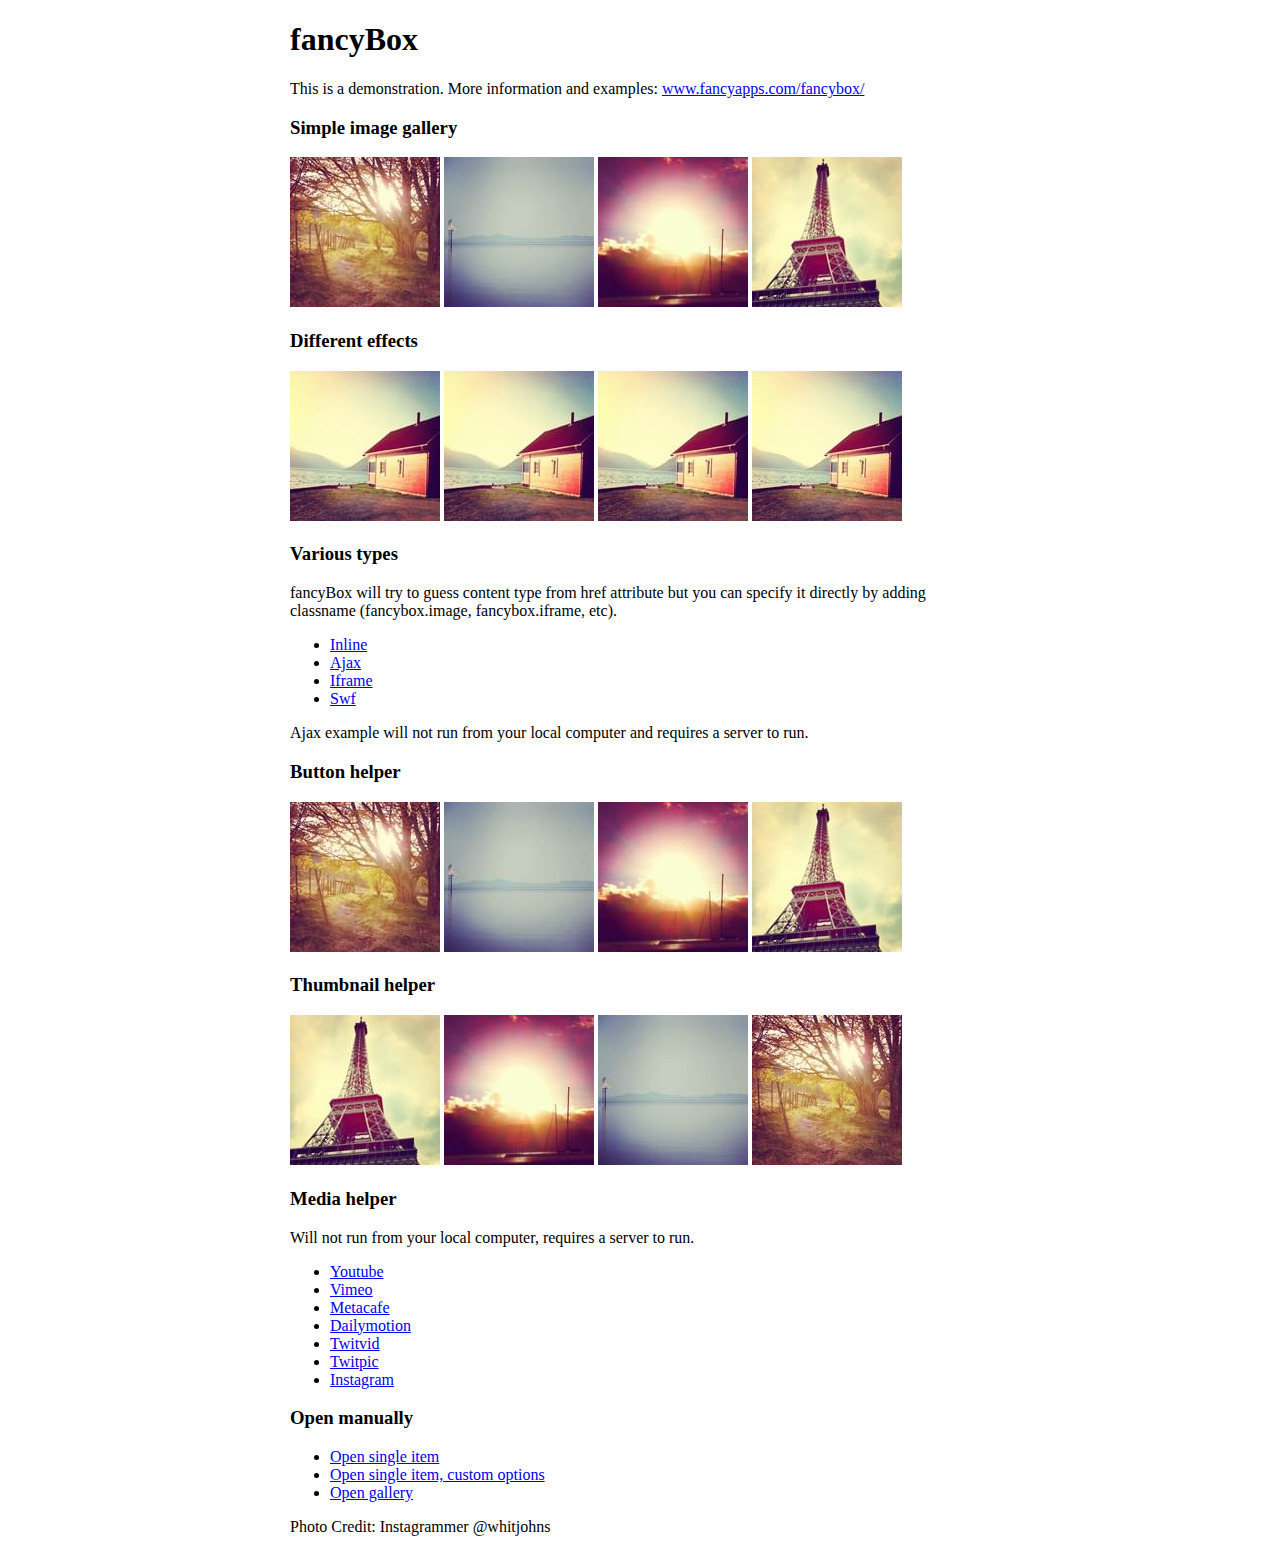
<file: static/fancybox/demo/index.html>
<!DOCTYPE html>
<html>
<head>
	<title>fancyBox - Fancy jQuery Lightbox Alternative | Demonstration</title>
	<meta http-equiv="Content-Type" content="text/html; charset=UTF-8" />

	<!-- Add jQuery library -->
	<script type="text/javascript" src="../lib/jquery-1.10.1.min.js"></script>

	<!-- Add mousewheel plugin (this is optional) -->
	<script type="text/javascript" src="../lib/jquery.mousewheel-3.0.6.pack.js"></script>

	<!-- Add fancyBox main JS and CSS files -->
	<script type="text/javascript" src="../source/jquery.fancybox.js?v=2.1.5"></script>
	<link rel="stylesheet" type="text/css" href="../source/jquery.fancybox.css?v=2.1.5" media="screen" />

	<!-- Add Button helper (this is optional) -->
	<link rel="stylesheet" type="text/css" href="../source/helpers/jquery.fancybox-buttons.css?v=1.0.5" />
	<script type="text/javascript" src="../source/helpers/jquery.fancybox-buttons.js?v=1.0.5"></script>

	<!-- Add Thumbnail helper (this is optional) -->
	<link rel="stylesheet" type="text/css" href="../source/helpers/jquery.fancybox-thumbs.css?v=1.0.7" />
	<script type="text/javascript" src="../source/helpers/jquery.fancybox-thumbs.js?v=1.0.7"></script>

	<!-- Add Media helper (this is optional) -->
	<script type="text/javascript" src="../source/helpers/jquery.fancybox-media.js?v=1.0.6"></script>

	<script type="text/javascript">
		$(document).ready(function() {
			/*
			 *  Simple image gallery. Uses default settings
			 */

			$('.fancybox').fancybox();

			/*
			 *  Different effects
			 */

			// Change title type, overlay closing speed
			$(".fancybox-effects-a").fancybox({
				helpers: {
					title : {
						type : 'outside'
					},
					overlay : {
						speedOut : 0
					}
				}
			});

			// Disable opening and closing animations, change title type
			$(".fancybox-effects-b").fancybox({
				openEffect  : 'none',
				closeEffect	: 'none',

				helpers : {
					title : {
						type : 'over'
					}
				}
			});

			// Set custom style, close if clicked, change title type and overlay color
			$(".fancybox-effects-c").fancybox({
				wrapCSS    : 'fancybox-custom',
				closeClick : true,

				openEffect : 'none',

				helpers : {
					title : {
						type : 'inside'
					},
					overlay : {
						css : {
							'background' : 'rgba(238,238,238,0.85)'
						}
					}
				}
			});

			// Remove padding, set opening and closing animations, close if clicked and disable overlay
			$(".fancybox-effects-d").fancybox({
				padding: 0,

				openEffect : 'elastic',
				openSpeed  : 150,

				closeEffect : 'elastic',
				closeSpeed  : 150,

				closeClick : true,

				helpers : {
					overlay : null
				}
			});

			/*
			 *  Button helper. Disable animations, hide close button, change title type and content
			 */

			$('.fancybox-buttons').fancybox({
				openEffect  : 'none',
				closeEffect : 'none',

				prevEffect : 'none',
				nextEffect : 'none',

				closeBtn  : false,

				helpers : {
					title : {
						type : 'inside'
					},
					buttons	: {}
				},

				afterLoad : function() {
					this.title = 'Image ' + (this.index + 1) + ' of ' + this.group.length + (this.title ? ' - ' + this.title : '');
				}
			});


			/*
			 *  Thumbnail helper. Disable animations, hide close button, arrows and slide to next gallery item if clicked
			 */

			$('.fancybox-thumbs').fancybox({
				prevEffect : 'none',
				nextEffect : 'none',

				closeBtn  : false,
				arrows    : false,
				nextClick : true,

				helpers : {
					thumbs : {
						width  : 50,
						height : 50
					}
				}
			});

			/*
			 *  Media helper. Group items, disable animations, hide arrows, enable media and button helpers.
			*/
			$('.fancybox-media')
				.attr('rel', 'media-gallery')
				.fancybox({
					openEffect : 'none',
					closeEffect : 'none',
					prevEffect : 'none',
					nextEffect : 'none',

					arrows : false,
					helpers : {
						media : {},
						buttons : {}
					}
				});

			/*
			 *  Open manually
			 */

			$("#fancybox-manual-a").click(function() {
				$.fancybox.open('1_b.jpg');
			});

			$("#fancybox-manual-b").click(function() {
				$.fancybox.open({
					href : 'iframe.html',
					type : 'iframe',
					padding : 5
				});
			});

			$("#fancybox-manual-c").click(function() {
				$.fancybox.open([
					{
						href : '1_b.jpg',
						title : 'My title'
					}, {
						href : '2_b.jpg',
						title : '2nd title'
					}, {
						href : '3_b.jpg'
					}
				], {
					helpers : {
						thumbs : {
							width: 75,
							height: 50
						}
					}
				});
			});


		});
	</script>
	<style type="text/css">
		.fancybox-custom .fancybox-skin {
			box-shadow: 0 0 50px #222;
		}

		body {
			max-width: 700px;
			margin: 0 auto;
		}
	</style>
</head>
<body>
	<h1>fancyBox</h1>

	<p>This is a demonstration. More information and examples: <a href="http://fancyapps.com/fancybox/">www.fancyapps.com/fancybox/</a></p>

	<h3>Simple image gallery</h3>
	<p>
		<a class="fancybox" href="1_b.jpg" data-fancybox-group="gallery" title="Lorem ipsum dolor sit amet"><img src="1_s.jpg" alt="" /></a>

		<a class="fancybox" href="2_b.jpg" data-fancybox-group="gallery" title="Etiam quis mi eu elit temp"><img src="2_s.jpg" alt="" /></a>

		<a class="fancybox" href="3_b.jpg" data-fancybox-group="gallery" title="Cras neque mi, semper leon"><img src="3_s.jpg" alt="" /></a>

		<a class="fancybox" href="4_b.jpg" data-fancybox-group="gallery" title="Sed vel sapien vel sem uno"><img src="4_s.jpg" alt="" /></a>
	</p>

	<h3>Different effects</h3>
	<p>
		<a class="fancybox-effects-a" href="5_b.jpg" title="Lorem ipsum dolor sit amet, consectetur adipiscing elit"><img src="5_s.jpg" alt="" /></a>

		<a class="fancybox-effects-b" href="5_b.jpg" title="Lorem ipsum dolor sit amet, consectetur adipiscing elit"><img src="5_s.jpg" alt="" /></a>

		<a class="fancybox-effects-c" href="5_b.jpg" title="Lorem ipsum dolor sit amet, consectetur adipiscing elit"><img src="5_s.jpg" alt="" /></a>

		<a class="fancybox-effects-d" href="5_b.jpg" title="Lorem ipsum dolor sit amet, consectetur adipiscing elit"><img src="5_s.jpg" alt="" /></a>
	</p>

	<h3>Various types</h3>
	<p>
		fancyBox will try to guess content type from href attribute but you can specify it directly by adding classname (fancybox.image, fancybox.iframe, etc).
	</p>
	<ul>
		<li><a class="fancybox" href="#inline1" title="Lorem ipsum dolor sit amet">Inline</a></li>
		<li><a class="fancybox fancybox.ajax" href="ajax.txt">Ajax</a></li>
		<li><a class="fancybox fancybox.iframe" href="iframe.html">Iframe</a></li>
		<li><a class="fancybox" href="http://www.adobe.com/jp/events/cs3_web_edition_tour/swfs/perform.swf">Swf</a></li>
	</ul>

	<div id="inline1" style="width:400px;display: none;">
		<h3>Etiam quis mi eu elit</h3>
		<p>
			Lorem ipsum dolor sit amet, consectetur adipiscing elit. Etiam quis mi eu elit tempor facilisis id et neque. Nulla sit amet sem sapien. Vestibulum imperdiet porta ante ac ornare. Nulla et lorem eu nibh adipiscing ultricies nec at lacus. Cras laoreet ultricies sem, at blandit mi eleifend aliquam. Nunc enim ipsum, vehicula non pretium varius, cursus ac tortor. Vivamus fringilla congue laoreet. Quisque ultrices sodales orci, quis rhoncus justo auctor in. Phasellus dui eros, bibendum eu feugiat ornare, faucibus eu mi. Nunc aliquet tempus sem, id aliquam diam varius ac. Maecenas nisl nunc, molestie vitae eleifend vel, iaculis sed magna. Aenean tempus lacus vitae orci posuere porttitor eget non felis. Donec lectus elit, aliquam nec eleifend sit amet, vestibulum sed nunc.
		</p>
	</div>

	<p>
		Ajax example will not run from your local computer and requires a server to run.
	</p>

	<h3>Button helper</h3>
	<p>
		<a class="fancybox-buttons" data-fancybox-group="button" href="1_b.jpg"><img src="1_s.jpg" alt="" /></a>

		<a class="fancybox-buttons" data-fancybox-group="button" href="2_b.jpg"><img src="2_s.jpg" alt="" /></a>

		<a class="fancybox-buttons" data-fancybox-group="button" href="3_b.jpg"><img src="3_s.jpg" alt="" /></a>

		<a class="fancybox-buttons" data-fancybox-group="button" href="4_b.jpg"><img src="4_s.jpg" alt="" /></a>
	</p>

	<h3>Thumbnail helper</h3>
	<p>
		<a class="fancybox-thumbs" data-fancybox-group="thumb" href="4_b.jpg"><img src="4_s.jpg" alt="" /></a>

		<a class="fancybox-thumbs" data-fancybox-group="thumb" href="3_b.jpg"><img src="3_s.jpg" alt="" /></a>

		<a class="fancybox-thumbs" data-fancybox-group="thumb" href="2_b.jpg"><img src="2_s.jpg" alt="" /></a>

		<a class="fancybox-thumbs" data-fancybox-group="thumb" href="1_b.jpg"><img src="1_s.jpg" alt="" /></a>
	</p>

	<h3>Media helper</h3>
	<p>
		Will not run from your local computer, requires a server to run.
	</p>

	<ul>
		<li><a class="fancybox-media" href="http://www.youtube.com/watch?v=opj24KnzrWo">Youtube</a></li>
		<li><a class="fancybox-media" href="http://vimeo.com/47480346">Vimeo</a></li>
		<li><a class="fancybox-media" href="http://www.metacafe.com/watch/7635964/">Metacafe</a></li>
		<li><a class="fancybox-media" href="http://www.dailymotion.com/video/xoeylt_electric-guest-this-head-i-hold_music">Dailymotion</a></li>
		<li><a class="fancybox-media" href="http://twitvid.com/QY7MD">Twitvid</a></li>
		<li><a class="fancybox-media" href="http://twitpic.com/7p93st">Twitpic</a></li>
		<li><a class="fancybox-media" href="http://instagr.am/p/IejkuUGxQn">Instagram</a></li>
	</ul>

	<h3>Open manually</h3>
	<ul>
		<li><a id="fancybox-manual-a" href="javascript:;">Open single item</a></li>
		<li><a id="fancybox-manual-b" href="javascript:;">Open single item, custom options</a></li>
		<li><a id="fancybox-manual-c" href="javascript:;">Open gallery</a></li>
	</ul>

	<p>
		Photo Credit: Instagrammer @whitjohns
	</p>
</body>
</html>
</file>
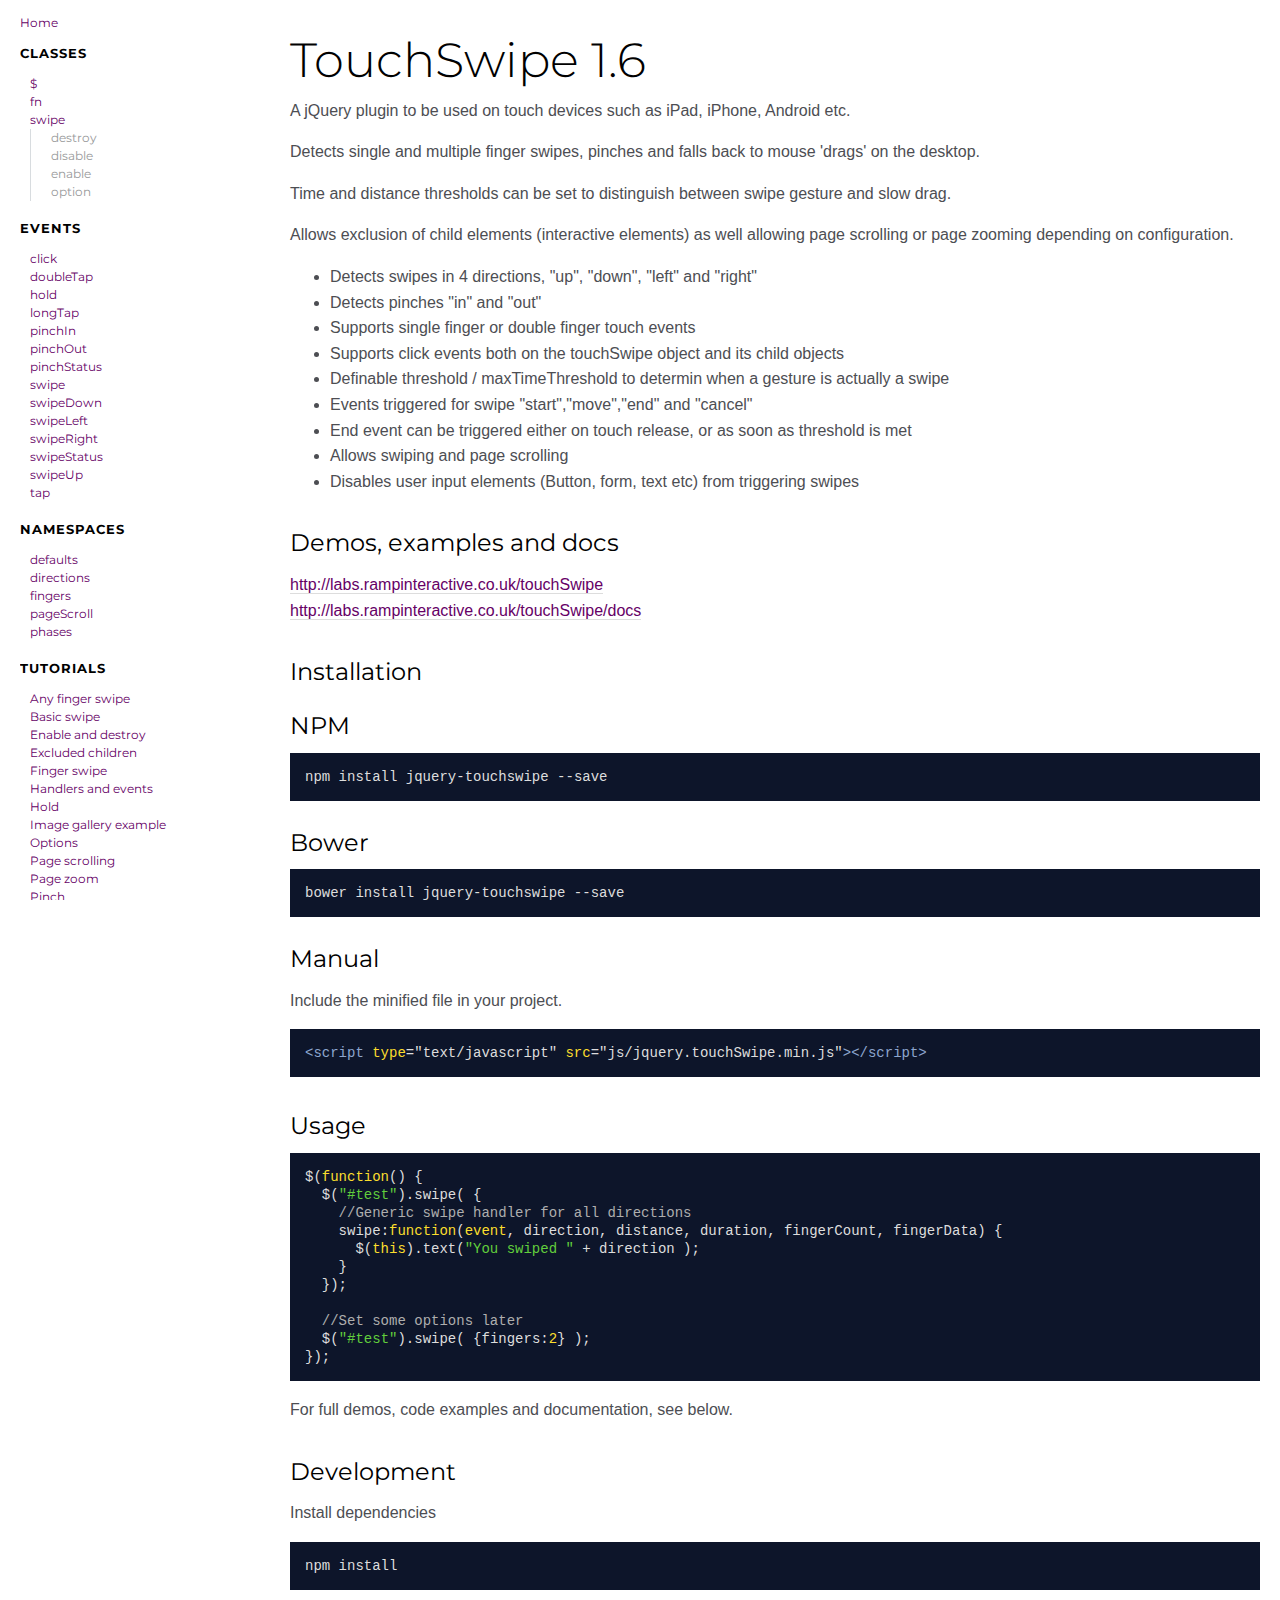
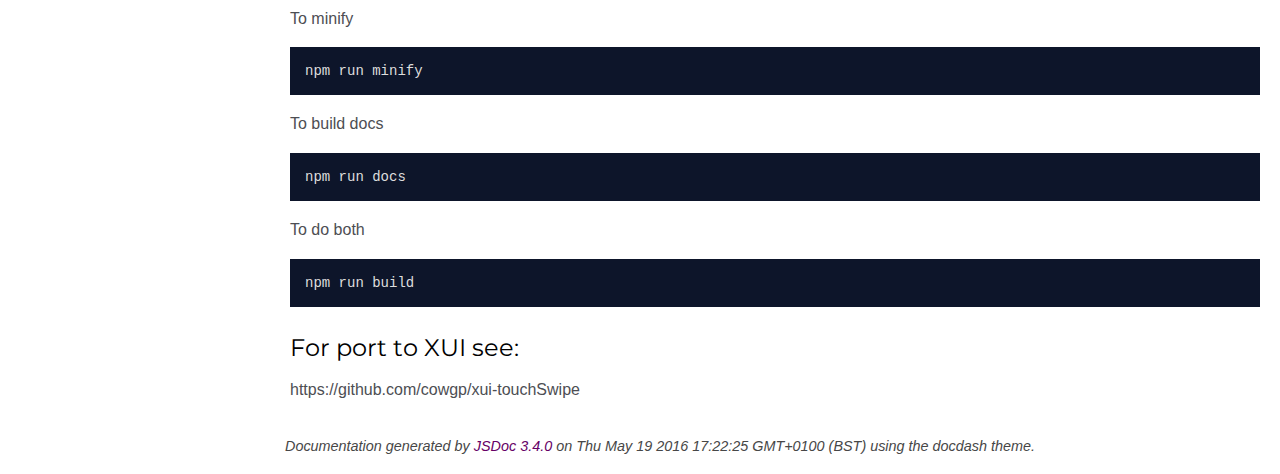
<file: static/js/bower_components/jquery-touchswipe/docs/index.html>
<!DOCTYPE html>
<html lang="en">
<head>
    <meta charset="utf-8">
    <title>Home - Documentation</title>

    <script src="scripts/prettify/prettify.js"></script>
    <script src="scripts/prettify/lang-css.js"></script>
    <!--[if lt IE 9]>
      <script src="//html5shiv.googlecode.com/svn/trunk/html5.js"></script>
    <![endif]-->
    <link type="text/css" rel="stylesheet" href="https://code.ionicframework.com/ionicons/2.0.1/css/ionicons.min.css">
    <link type="text/css" rel="stylesheet" href="styles/prettify.css">
    <link type="text/css" rel="stylesheet" href="styles/jsdoc.css">
</head>
<body>

<input type="checkbox" id="nav-trigger" class="nav-trigger" />
<label for="nav-trigger" class="navicon-button x">
  <div class="navicon"></div>
</label>

<label for="nav-trigger" class="overlay"></label>

<nav>
    <h2><a href="index.html">Home</a></h2><h3>Classes</h3><ul><li><a href="$.html">$</a></li><li><a href="$.fn.html">fn</a></li><li><a href="$.fn.swipe.html">swipe</a><ul class='methods'><li data-type='method'><a href="$.fn.swipe.html#destroy">destroy</a></li><li data-type='method'><a href="$.fn.swipe.html#disable">disable</a></li><li data-type='method'><a href="$.fn.swipe.html#enable">enable</a></li><li data-type='method'><a href="$.fn.swipe.html#option">option</a></li></ul></li></ul><h3>Events</h3><ul><li><a href="$.fn.swipe.html#event:click">click</a></li><li><a href="$.fn.swipe.html#event:doubleTap">doubleTap</a></li><li><a href="$.fn.swipe.html#event:hold">hold</a></li><li><a href="$.fn.swipe.html#event:longTap">longTap</a></li><li><a href="$.fn.swipe.html#event:pinchIn">pinchIn</a></li><li><a href="$.fn.swipe.html#event:pinchOut">pinchOut</a></li><li><a href="$.fn.swipe.html#event:pinchStatus">pinchStatus</a></li><li><a href="$.fn.swipe.html#event:swipe">swipe</a></li><li><a href="$.fn.swipe.html#event:swipeDown">swipeDown</a></li><li><a href="$.fn.swipe.html#event:swipeLeft">swipeLeft</a></li><li><a href="$.fn.swipe.html#event:swipeRight">swipeRight</a></li><li><a href="$.fn.swipe.html#event:swipeStatus">swipeStatus</a></li><li><a href="$.fn.swipe.html#event:swipeUp">swipeUp</a></li><li><a href="$.fn.swipe.html#event:tap">tap</a></li></ul><h3>Namespaces</h3><ul><li><a href="$.fn.swipe.defaults.html">defaults</a></li><li><a href="$.fn.swipe.directions.html">directions</a></li><li><a href="$.fn.swipe.fingers.html">fingers</a></li><li><a href="$.fn.swipe.pageScroll.html">pageScroll</a></li><li><a href="$.fn.swipe.phases.html">phases</a></li></ul><h3>Tutorials</h3><ul><li><a href="tutorial-Any_finger_swipe.html">Any finger swipe</a></li><li><a href="tutorial-Basic_swipe.html">Basic swipe</a></li><li><a href="tutorial-Enable_and_destroy.html">Enable and destroy</a></li><li><a href="tutorial-Excluded_children.html">Excluded children</a></li><li><a href="tutorial-Finger_swipe.html">Finger swipe</a></li><li><a href="tutorial-Handlers_and_events.html">Handlers and events</a></li><li><a href="tutorial-Hold.html">Hold</a></li><li><a href="tutorial-Image_gallery_example.html">Image gallery example</a></li><li><a href="tutorial-Options.html">Options</a></li><li><a href="tutorial-Page_scrolling.html">Page scrolling</a></li><li><a href="tutorial-Page_zoom.html">Page zoom</a></li><li><a href="tutorial-Pinch.html">Pinch</a></li><li><a href="tutorial-Pinch_and_Swipe.html">Pinch and Swipe</a></li><li><a href="tutorial-Pinch_status.html">Pinch status</a></li><li><a href="tutorial-Single_swipe.html">Single swipe</a></li><li><a href="tutorial-Stop_propegation.html">Stop propegation</a></li><li><a href="tutorial-Swipe_status.html">Swipe status</a></li><li><a href="tutorial-Tap_vs_swipe.html">Tap vs swipe</a></li><li><a href="tutorial-Thresholds.html">Thresholds</a></li><li><a href="tutorial-Trigger_handlers.html">Trigger handlers</a></li><li><a href="tutorial-index_.html">index</a></li></ul>
</nav>

<div id="main">
    

    



    









    


    <section class="readme">
        <article><h1>TouchSwipe 1.6</h1><p>A jQuery plugin to be used on touch devices such as iPad, iPhone, Android etc.</p>
<p>Detects single and multiple finger swipes, pinches and falls back to mouse 'drags' on the desktop.</p>
<p>Time and distance thresholds can be set to distinguish between swipe gesture and slow drag.</p>
<p>Allows exclusion of child elements (interactive elements) as well allowing page scrolling or page zooming depending on configuration.</p>
<ul>
<li>Detects swipes in 4 directions, &quot;up&quot;, &quot;down&quot;, &quot;left&quot; and &quot;right&quot;</li>
<li>Detects pinches &quot;in&quot; and &quot;out&quot;</li>
<li>Supports single finger or double finger touch events</li>
<li>Supports click events both on the touchSwipe object and its child objects</li>
<li>Definable threshold / maxTimeThreshold to determin when a gesture is actually a swipe</li>
<li>Events triggered for swipe &quot;start&quot;,&quot;move&quot;,&quot;end&quot; and &quot;cancel&quot;</li>
<li>End event can be triggered either on touch release, or as soon as threshold is met</li>
<li>Allows swiping and page scrolling</li>
<li>Disables user input elements (Button, form, text etc) from triggering swipes</li>
</ul>
<h2>Demos, examples and docs</h2><p><a href="http://labs.rampinteractive.co.uk/touchSwipe">http://labs.rampinteractive.co.uk/touchSwipe</a><br><a href="http://labs.rampinteractive.co.uk/touchSwipe/docs">http://labs.rampinteractive.co.uk/touchSwipe/docs</a></p>
<h2>Installation</h2><h3>NPM</h3><pre class="prettyprint source lang-bash"><code>npm install jquery-touchswipe --save</code></pre><h3>Bower</h3><pre class="prettyprint source lang-bash"><code>bower install jquery-touchswipe --save</code></pre><h3>Manual</h3><p>Include the minified file in your project.</p>
<pre class="prettyprint source lang-html"><code>&lt;script type=&quot;text/javascript&quot; src=&quot;js/jquery.touchSwipe.min.js&quot;>&lt;/script></code></pre><h2>Usage</h2><pre class="prettyprint source lang-javascript"><code>$(function() {
  $(&quot;#test&quot;).swipe( {
    //Generic swipe handler for all directions
    swipe:function(event, direction, distance, duration, fingerCount, fingerData) {
      $(this).text(&quot;You swiped &quot; + direction );  
    }
  });

  //Set some options later
  $(&quot;#test&quot;).swipe( {fingers:2} );
});</code></pre><p>For full demos, code examples and documentation, see below.</p>
<h2>Development</h2><p>Install dependencies</p>
<pre class="prettyprint source lang-bash"><code>npm install</code></pre><p>To minify</p>
<pre class="prettyprint source lang-bash"><code>npm run minify</code></pre><p>To build docs</p>
<pre class="prettyprint source lang-bash"><code>npm run docs</code></pre><p>To do both</p>
<pre class="prettyprint source lang-bash"><code>npm run build</code></pre><h3>For port to XUI see:</h3><p>https://github.com/cowgp/xui-touchSwipe</p></article>
    </section>






</div>

<br class="clear">

<footer>
    Documentation generated by <a href="https://github.com/jsdoc3/jsdoc">JSDoc 3.4.0</a> on Thu May 19 2016 17:22:25 GMT+0100 (BST) using the docdash theme.
</footer>

<script>prettyPrint();</script>
<script src="scripts/linenumber.js"></script>
</body>
</html>
</file>
<file: static/js/bower_components/jquery-touchswipe/docs/styles/prettify.css>
.pln {
  color: #ddd;
}

/* string content */
.str {
  color: #61ce3c;
}

/* a keyword */
.kwd {
  color: #fbde2d;
}

/* a comment */
.com {
  color: #aeaeae;
}

/* a type name */
.typ {
  color: #8da6ce;
}

/* a literal value */
.lit {
  color: #fbde2d;
}

/* punctuation */
.pun {
  color: #ddd;
}

/* lisp open bracket */
.opn {
  color: #000000;
}

/* lisp close bracket */
.clo {
  color: #000000;
}

/* a markup tag name */
.tag {
  color: #8da6ce;
}

/* a markup attribute name */
.atn {
  color: #fbde2d;
}

/* a markup attribute value */
.atv {
  color: #ddd;
}

/* a declaration */
.dec {
  color: #EF5050;
}

/* a variable name */
.var {
  color: #c82829;
}

/* a function name */
.fun {
  color: #4271ae;
}

/* Specify class=linenums on a pre to get line numbering */
ol.linenums {
  margin-top: 0;
  margin-bottom: 0;
}
</file>
<file: static/js/bower_components/jquery-touchswipe/docs/styles/jsdoc.css>
@import url(https://fonts.googleapis.com/css?family=Montserrat:400,700);

* {
  box-sizing: border-box
}

html, body {
  height: 100%;
  width: 100%;
}

body {
  color: #4d4e53;
  background-color: white;
  margin: 0 auto;
  padding: 0 20px;
  font-family: 'Helvetica Neue', Helvetica, sans-serif;
  font-size: 16px;
  line-height: 160%;
}

a,
a:active {
  color: #606;
  text-decoration: none;
}

a:hover {
  text-decoration: none;
}

article a {
  border-bottom: 1px solid #ddd;
}

article a:hover, article a:active {
  border-bottom-color: #222;
}

p, ul, ol, blockquote {
  margin-bottom: 1em;
}

h1, h2, h3, h4, h5, h6 {
  font-family: 'Montserrat', sans-serif;
}

h1, h2, h3, h4, h5, h6 {
  color: #000;
  font-weight: 400;
  margin: 0;
}

h1 {
  font-weight: 300;
  font-size: 48px;
  margin: 1em 0 .5em;
}

h1.page-title {
  font-size: 48px;
  margin: 1em 30px;
}

h2 {
  font-size: 24px;
  margin: 1.5em 0 .3em;
}

h3 {
  font-size: 24px;
  margin: 1.2em 0 .3em;
}

h4 {
  font-size: 18px;
  margin: 1em 0 .2em;
  color: #4d4e53;
}

h4.name {
  color: #fff;
  background: #6d426d;
  box-shadow: 0 .25em .5em #d3d3d3;
  border-top: 1px solid #d3d3d3;
  border-bottom: 1px solid #d3d3d3;
  margin: 1.5em 0 0.5em;
  padding: .75em 0 .75em 10px;
}

h5, .container-overview .subsection-title {
  font-size: 120%;
  letter-spacing: -0.01em;
  margin: 8px 0 3px 0;
}

h6 {
  font-size: 100%;
  letter-spacing: -0.01em;
  margin: 6px 0 3px 0;
  font-style: italic;
}

tt, code, kbd, samp {
  font-family: Consolas, Monaco, 'Andale Mono', monospace;
  background: #f4f4f4;
  padding: 1px 5px;
}

.class-description {
  font-size: 130%;
  line-height: 140%;
  margin-bottom: 1em;
  margin-top: 1em;
}

.class-description:empty {
  margin: 0
}

#main {
  float: right;
  min-width: 360px;
  width: calc(100% - 240px);
}

header {
  display: block
}

section {
  display: block;
  background-color: #fff;
  padding: 0 0 0 30px;
}

.variation {
  display: none
}

.signature-attributes {
  font-size: 60%;
  color: #eee;
  font-style: italic;
  font-weight: lighter;
}

nav {
  float: left;
  display: block;
  width: 250px;
  background: #fff;
  overflow: auto;
  position: fixed;
  height: 100%;
}

nav h3 {
  margin-top: 12px;
  font-size: 13px;
  text-transform: uppercase;
  letter-spacing: 1px;
  font-weight: 700;
  line-height: 24px;
  margin: 15px 0 10px;
  padding: 0;
  color: #000;
}

nav ul {
  font-family: 'Lucida Grande', 'Lucida Sans Unicode', arial, sans-serif;
  font-size: 100%;
  line-height: 17px;
  padding: 0;
  margin: 0;
  list-style-type: none;
}

nav ul a,
nav ul a:active {
  font-family: 'Montserrat', sans-serif;
  line-height: 18px;
  padding: 0;
  display: block;
  font-size: 12px;
}

nav a:hover,
nav a:active {
  color: #606;
}

nav > ul {
  padding: 0 10px;
}

nav > ul > li > a {
  color: #606;
}

nav ul ul {
  margin-bottom: 10px
}

nav ul ul a {
  color: hsl(207, 1%, 60%);
  border-left: 1px solid hsl(207, 10%, 86%);
}

nav ul ul a,
nav ul ul a:active {
  padding-left: 20px
}

nav h2 {
   font-size: 12px;
   margin: 0;
   padding: 0;
}

nav > h2 > a {
   display: block;
   margin: 10px 0 -10px;
   color: #606 !important;
}

footer {
  color: hsl(0, 0%, 28%);
  margin-left: 250px;
  display: block;
  padding: 15px;
  font-style: italic;
  font-size: 90%;
}

.ancestors {
  color: #999
}

.ancestors a {
   color: #999 !important;
}

.clear {
  clear: both
}

.important {
  font-weight: bold;
  color: #950B02;
}

.yes-def {
  text-indent: -1000px
}

.type-signature {
  color: #CA79CA
}

.type-signature:last-child {
  color: #eee;
}

.name, .signature {
  font-family: Consolas, Monaco, 'Andale Mono', monospace
}

.signature {
    color: #fc83ff;
}

.details {
  margin-top: 6px;
  border-left: 2px solid #DDD;
  line-height: 20px;
  font-size: 14px;
}

.details dt {
   width: 120px;
   float: left;
   padding-left: 10px;
}

.details dd {
   margin-left: 70px;
   margin-top: 6px;
   margin-bottom: 6px;
}

.details ul {
   margin: 0
}

.details ul {
   list-style-type: none
}

.details pre.prettyprint {
   margin: 0
}

.details .object-value {
   padding-top: 0
}

.description {
  margin-bottom: 1em;
  margin-top: 1em;
}

.code-caption {
  font-style: italic;
  font-size: 107%;
  margin: 0;
}

.prettyprint {
  font-size: 14px;
  overflow: auto;
}

.prettyprint.source {
  width: inherit;
  line-height: 18px;
  display: block;
  background-color: #0d152a;
  color: #aeaeae;
}

.prettyprint code {
  line-height: 18px;
  display: block;
  background-color: #0d152a;
  color: #4D4E53;
}

.prettyprint > code {
  padding: 15px;
}

.prettyprint .linenums code {
  padding: 0 15px
}

.prettyprint .linenums li:first-of-type code {
  padding-top: 15px
}

.prettyprint code span.line {
  display: inline-block
}

.prettyprint.linenums {
  padding-left: 70px;
  -webkit-user-select: none;
  -moz-user-select: none;
  -ms-user-select: none;
  user-select: none;
}

.prettyprint.linenums ol {
   padding-left: 0
}

.prettyprint.linenums li {
   border-left: 3px #34446B solid;
}

.prettyprint.linenums li.selected, .prettyprint.linenums li.selected * {
   background-color: #34446B;
}

.prettyprint.linenums li * {
   -webkit-user-select: text;
   -moz-user-select: text;
   -ms-user-select: text;
   user-select: text;
}

.params, .props {
  border-spacing: 0;
  border: 1px solid #ddd;
  border-collapse: collapse;
  border-radius: 3px;
  box-shadow: 0 1px 3px rgba(0,0,0,0.1);
  width: 100%;
  font-size: 14px;
  margin: 1em 0;
}

.params .type {
  white-space: nowrap;
}

.params code {
  white-space: pre;
}

.params td, .params .name, .props .name, .name code {
   color: #4D4E53;
   font-family: Consolas, Monaco, 'Andale Mono', monospace;
   font-size: 100%;
}

.params td, .params th, .props td, .props th {
   margin: 0px;
   text-align: left;
   vertical-align: top;
   padding: 10px;
   display: table-cell;
}

.params td {
   border-top: 1px solid #eee
}

.params thead tr, .props thead tr {
   background-color: #fff;
   font-weight: bold;
}

.params .params thead tr, .props .props thead tr {
   background-color: #fff;
   font-weight: bold;
}

.params td.description > p:first-child, .props td.description > p:first-child {
   margin-top: 0;
   padding-top: 0;
}

.params td.description > p:last-child, .props td.description > p:last-child {
   margin-bottom: 0;
   padding-bottom: 0;
}

span.param-type, .params td .param-type, .param-type dd {
   color: #606;
  font-family: Consolas, Monaco, 'Andale Mono', monospace
}

.param-type dt, .param-type dd {
  display: inline-block
}

.param-type {
  margin: 14px 0;
}

.disabled {
  color: #454545
}

/* navicon button */
.navicon-button {
  display: none;
  position: relative;
  padding: 2.0625rem 1.5rem;
  transition: 0.25s;
  cursor: pointer;
  -webkit-user-select: none;
     -moz-user-select: none;
      -ms-user-select: none;
          user-select: none;
  opacity: .8;
}
.navicon-button .navicon:before, .navicon-button .navicon:after {
  transition: 0.25s;
}
.navicon-button:hover {
  transition: 0.5s;
  opacity: 1;
}
.navicon-button:hover .navicon:before, .navicon-button:hover .navicon:after {
  transition: 0.25s;
}
.navicon-button:hover .navicon:before {
  top: .825rem;
}
.navicon-button:hover .navicon:after {
  top: -.825rem;
}

/* navicon */
.navicon {
  position: relative;
  width: 2.5em;
  height: .3125rem;
  background: #000;
  transition: 0.3s;
  border-radius: 2.5rem;
}
.navicon:before, .navicon:after {
  display: block;
  content: "";
  height: .3125rem;
  width: 2.5rem;
  background: #000;
  position: absolute;
  z-index: -1;
  transition: 0.3s 0.25s;
  border-radius: 1rem;
}
.navicon:before {
  top: .625rem;
}
.navicon:after {
  top: -.625rem;
}

/* open */
.nav-trigger:checked + label:not(.steps) .navicon:before,
.nav-trigger:checked + label:not(.steps) .navicon:after {
  top: 0 !important;
}

.nav-trigger:checked + label .navicon:before,
.nav-trigger:checked + label .navicon:after {
  transition: 0.5s;
}

/* Minus */
.nav-trigger:checked + label {
  -webkit-transform: scale(0.75);
          transform: scale(0.75);
}

/* × and + */
.nav-trigger:checked + label.plus .navicon,
.nav-trigger:checked + label.x .navicon {
  background: transparent;
}

.nav-trigger:checked + label.plus .navicon:before,
.nav-trigger:checked + label.x .navicon:before {
  -webkit-transform: rotate(-45deg);
          transform: rotate(-45deg);
  background: #FFF;
}

.nav-trigger:checked + label.plus .navicon:after,
.nav-trigger:checked + label.x .navicon:after {
  -webkit-transform: rotate(45deg);
          transform: rotate(45deg);
  background: #FFF;
}

.nav-trigger:checked + label.plus {
  -webkit-transform: scale(0.75) rotate(45deg);
          transform: scale(0.75) rotate(45deg);
}

.nav-trigger:checked ~ nav {
  left: 0 !important;
}

.nav-trigger:checked ~ .overlay {
  display: block;
}

.nav-trigger {
  position: fixed;
  top: 0;
  clip: rect(0, 0, 0, 0);
}

.overlay {
  display: none;
  position: fixed;
  top: 0;
  bottom: 0;
  left: 0;
  right: 0;
  width: 100%;
  height: 100%;
  background: hsla(0, 0%, 0%, 0.5);
  z-index: 1;
}

@media only screen and (min-width: 320px) and (max-width: 680px) {
  body {
    overflow-x: hidden;
  }

  nav {
    background: #FFF;
    width: 250px;
    height: 100%;
    position: fixed;
    top: 0;
    right: 0;
    bottom: 0;
    left: -250px;
    z-index: 3;
    padding: 0 10px;
    transition: left 0.2s;
  }

  .navicon-button {
    display: inline-block;
    position: fixed;
    top: 1.5em;
    right: 0;
    z-index: 2;
  }

  #main {
    width: 100%;
    min-width: 360px;
  }

  #main h1.page-title {
    margin: 1em 0;
  }

  #main section {
    padding: 0;
  }

  footer {
    margin-left: 0;
  }
}
</file>
